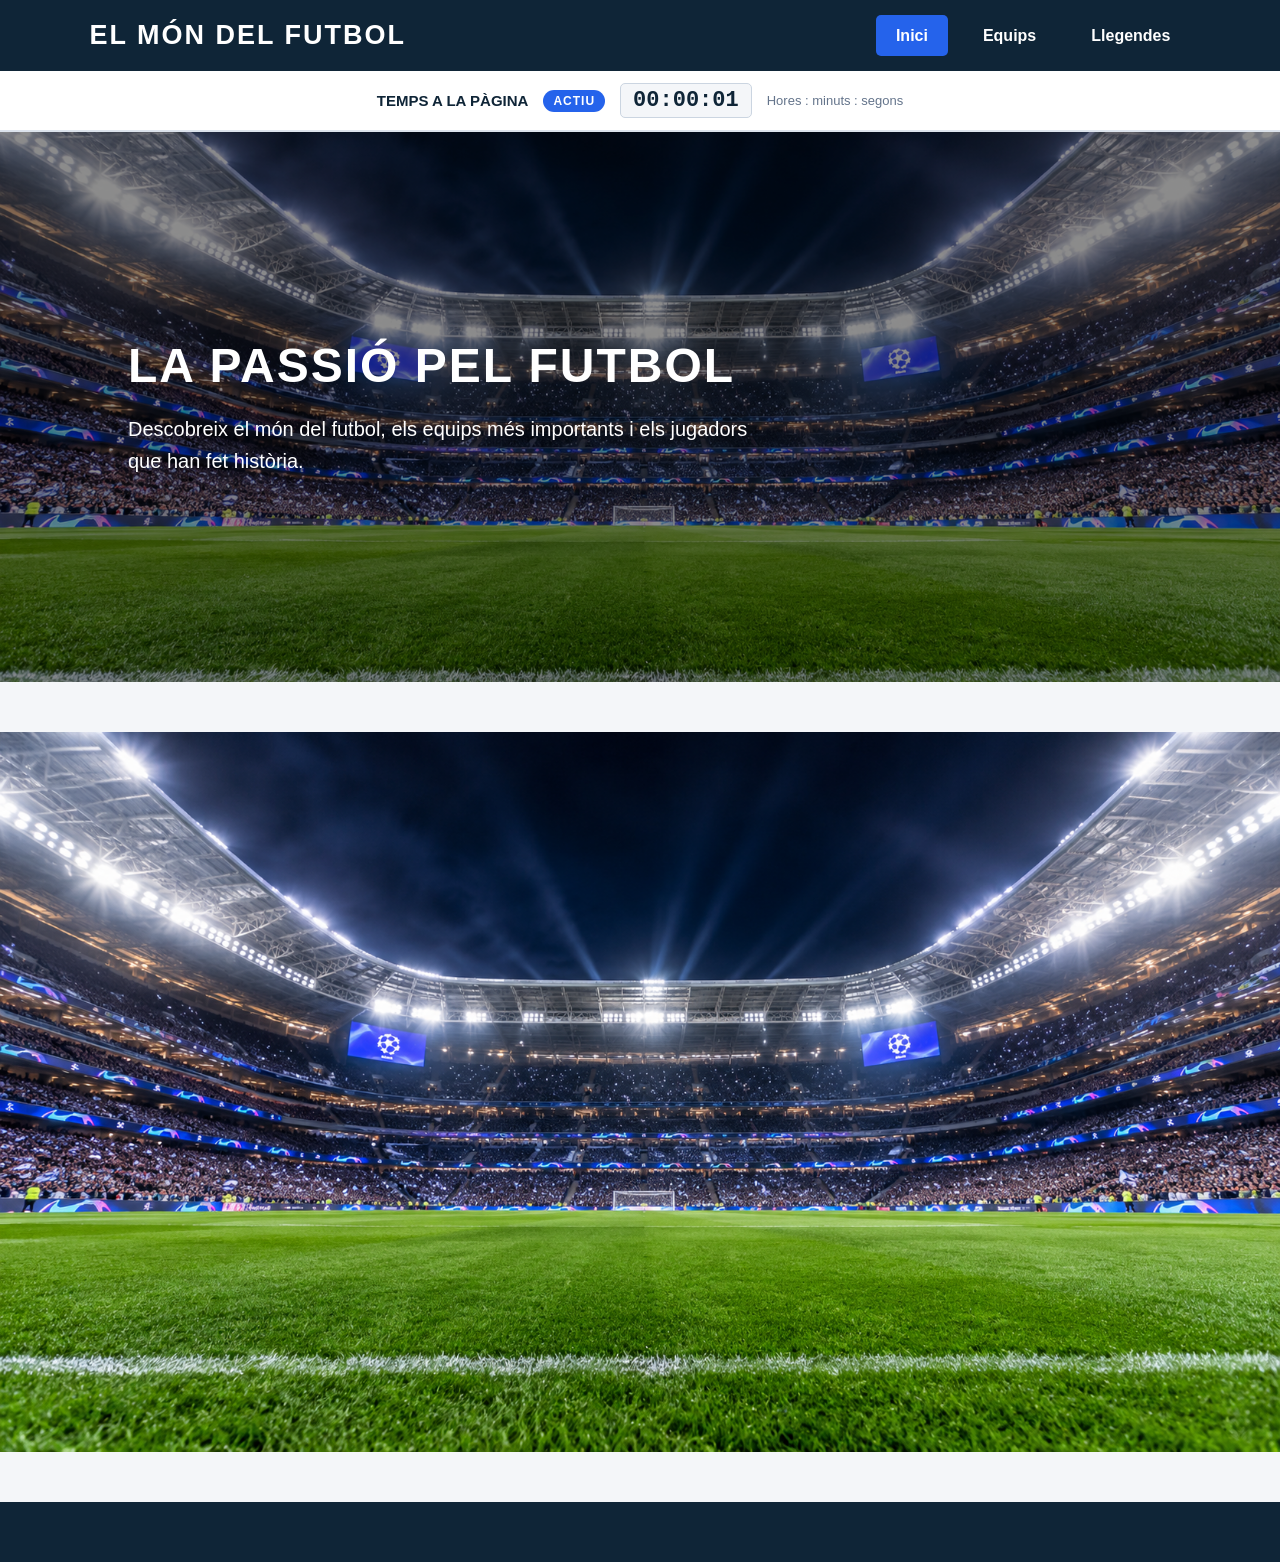
<file: index.html>
<!DOCTYPE html>
<html lang="ca">

<head>
    <meta charset="UTF-8">
    <meta name="viewport" content="width=device-width, initial-scale=1.0">

    <meta name="author" content="Bilal Botrah">
    <meta name="description" content="Web dedicada al món del futbol, els seus equips i les seves llegendes.">
    <meta name="keywords" content="futbol, equips, llegendes, estadis, esports">

    <title>El món del futbol - Inici</title>

    <link rel="stylesheet" href="css/estils.css">
</head>

<body>

    <!-- Capçalera -->
    <header>

        <div class="logo">
            <h1>EL MÓN DEL FUTBOL</h1>
        </div>

        <!-- Menú de navegació -->
        <nav>
            <ul>
                <li><a href="index.html" class="actiu">Inici</a></li>
                <li><a href="equips.html">Equips</a></li>
                <li><a href="llegendes.html">Llegendes</a></li>
            </ul>
        </nav>

    </header>

    <!-- Rellotge comptador de temps a la part superior -->
    <section class="barra-rellotge">
        <span class="titol-rellotge">Temps a la pàgina</span>
        <span class="estat-actiu">ACTIU</span>
        <span id="comptador-temps" class="digits-rellotge">00:00:00</span>
        <span class="llegenda-rellotge">Hores : minuts : segons</span>
    </section>

    <!-- Contingut principal -->
    <main>

        <!-- Imatge principal de l'estadi -->
        <section class="portada">

            <img src="img/estadi.png" alt="Estadi de futbol il·luminat de nit">

            <div class="text-portada">
                <h2>LA PASSIÓ PEL FUTBOL</h2>

                <p>
                    Descobreix el món del futbol, els equips més importants
                    i els jugadors que han fet història.
                </p>
            </div>

        </section>

        <!-- Presentació -->
        <section class="presentacio-completa">
            <img src="img/estadi.png" alt="Estadi de futbol">
        </section>

    </main>

    <!-- Peu de pàgina -->
    <footer></footer>

    <!-- Codi JavaScript dins del BODY per al comptador de temps -->
    <script>
        let segonsTotals = 0;

        function actualitzarRellotge() {
            segonsTotals++;

            const hores = Math.floor(segonsTotals / 3600);
            const minuts = Math.floor((segonsTotals % 3600) / 60);
            const segons = segonsTotals % 60;

            const horesText = String(hores).padStart(2, "0");
            const minutsText = String(minuts).padStart(2, "0");
            const segonsText = String(segons).padStart(2, "0");

            document.getElementById("comptador-temps").textContent =
                horesText + ":" + minutsText + ":" + segonsText;
        }

        setInterval(actualitzarRellotge, 1000);
    </script>

</body>

</html>
</file>
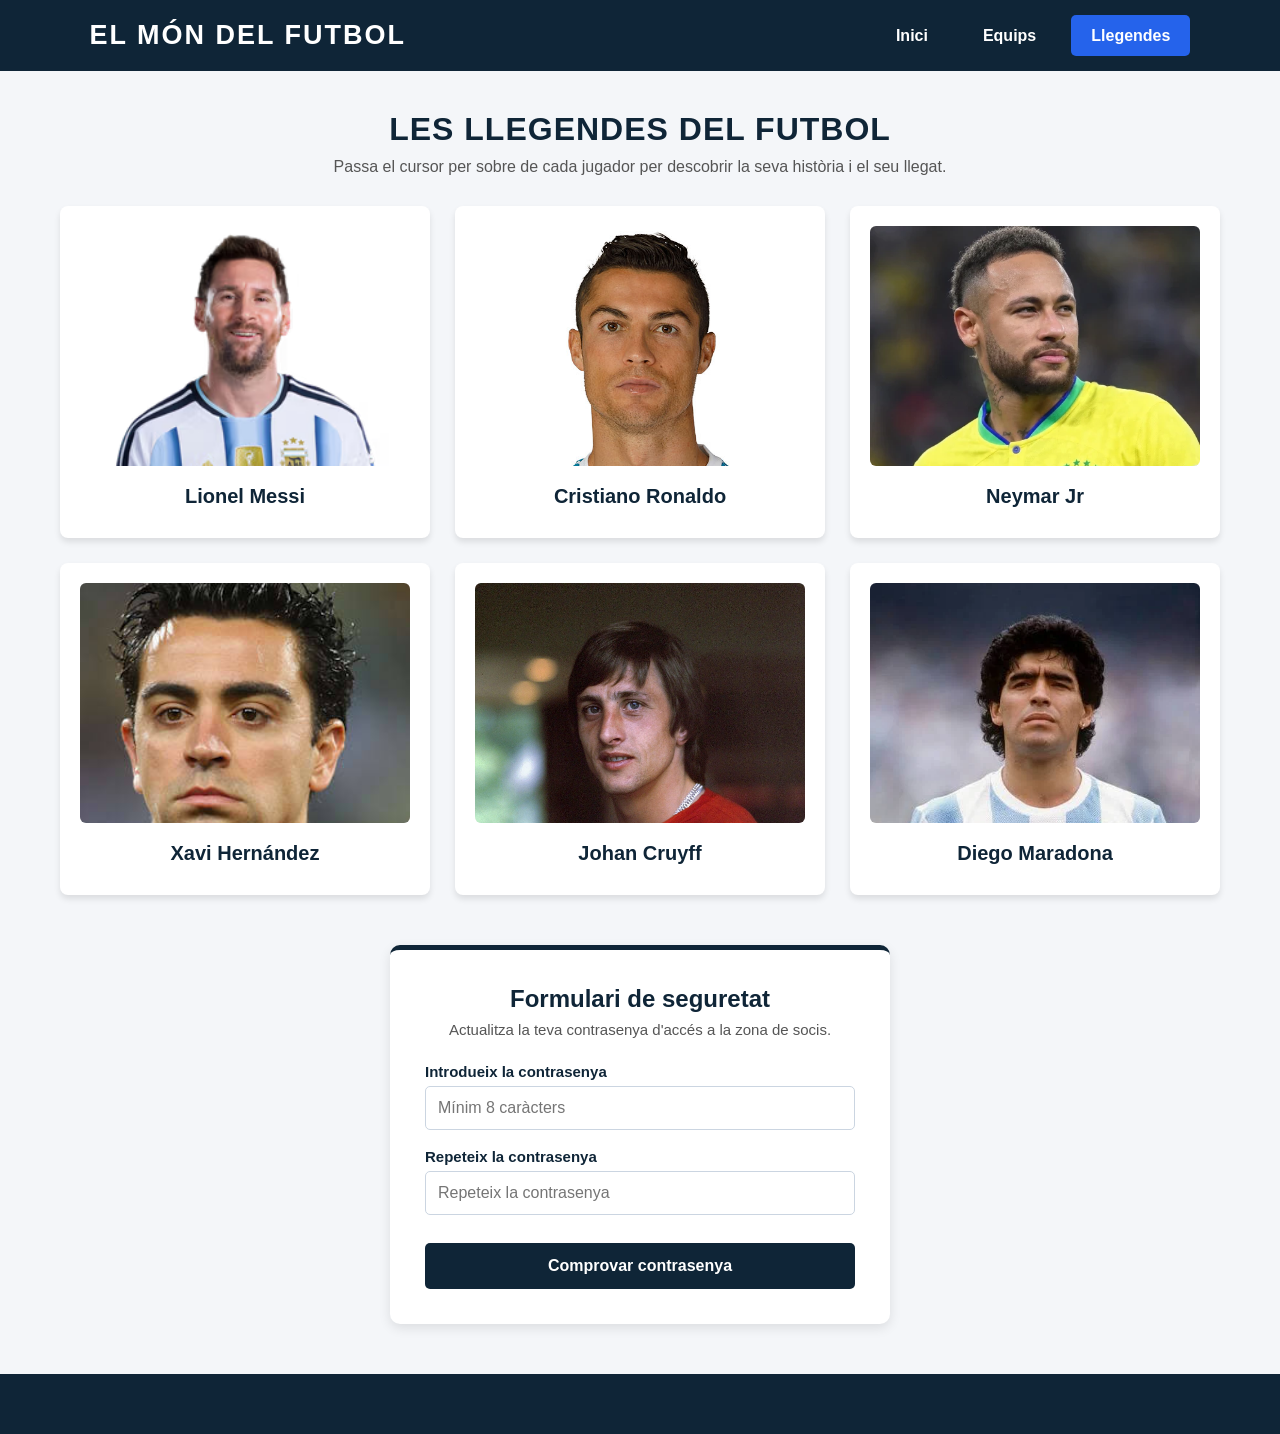
<file: llegendes.html>
<!DOCTYPE html>
<html lang="ca">

<head>
    <meta charset="UTF-8">
    <meta name="viewport" content="width=device-width, initial-scale=1.0">
    <meta name="author" content="Bilal Botrah">
    <meta name="description" content="Pàgina dedicada a les grans llegendes de la història del futbol.">
    <meta name="keywords" content="futbol, llegendes, messi, ronaldo, neymar, xavi, cruyff, maradona">
    <title>El món del futbol - Llegendes</title>
    <link rel="stylesheet" href="css/estils.css">

    <!-- Codi JavaScript dins del HEAD per al Requisit 2 -->
    <script>
        function mostrarLlegenda(targeta) {
            targeta.style.backgroundColor = "#172b24";

            const titol = targeta.querySelector("h3");
            titol.style.color = "#ffffff";

            const paragraf = targeta.querySelector(".info-oculta");
            paragraf.style.display = "block";
            paragraf.style.color = "#e0e0e0";
        }

        function amagarLlegenda(targeta) {
            targeta.style.backgroundColor = "#ffffff";

            const titol = targeta.querySelector("h3");
            titol.style.color = "#172b24";

            const paragraf = targeta.querySelector(".info-oculta");
            paragraf.style.display = "none";
        }
    </script>
</head>

<body>

    <!-- Capçalera -->
    <header>
        <div class="logo">
            <h1>EL MÓN DEL FUTBOL</h1>
        </div>

        <!-- Menú de navegació -->
        <nav>
            <ul>
                <li><a href="index.html">Inici</a></li>
                <li><a href="equips.html">Equips</a></li>
                <li><a href="llegendes.html" class="actiu">Llegendes</a></li>
            </ul>
        </nav>
    </header>

    <!-- Contingut principal -->
    <main>

        <section class="titol-seccio">
            <h2>LES LLEGENDES DEL FUTBOL</h2>
            <p>Passa el cursor per sobre de cada jugador per descobrir la seva història i el seu llegat.</p>
        </section>

        <!-- Graella interactiva amb els 6 jugadors -->
        <section class="llegendes-container">

            <!-- 1. Lionel Messi -->
            <article class="llegenda-card" onmouseover="mostrarLlegenda(this)" onmouseout="amagarLlegenda(this)">
                <img src="img/messi.avif" alt="Lionel Messi">
                <h3>Lionel Messi</h3>
                <p class="info-oculta">
                    Considerat per molts el millor futbolista de tots els temps. Guanyador de 8 Balons d'Or, 
                    campió del món amb l'Argentina i màxim golejador històric del FC Barcelona.
                </p>
            </article>

            <!-- 2. Cristiano Ronaldo -->
            <article class="llegenda-card" onmouseover="mostrarLlegenda(this)" onmouseout="amagarLlegenda(this)">
                <img src="img/ronaldo.jpg" alt="Cristiano Ronaldo">
                <h3>Cristiano Ronaldo</h3>
                <p class="info-oculta">
                    Un depredador de l'àrea amb una capacitat física inigualable. Màxim golejador històric 
                    de la Champions League, guanyador de 5 Balons d'Or i llegenda del Real Madrid.
                </p>
            </article>

            <!-- 3. Neymar Jr -->
            <article class="llegenda-card" onmouseover="mostrarLlegenda(this)" onmouseout="amagarLlegenda(this)">
                <img src="img/neymar.webp" alt="Neymar Jr">
                <h3>Neymar Jr</h3>
                <p class="info-oculta">
                    Màgia pura i desequilibri brasiler. Campió de la Copa Libertadores amb el Santos, 
                    de la Champions amb el Barça i màxim golejador històric de la selecció del Brasil.
                </p>
            </article>

            <!-- 4. Xavi Hernández -->
            <article class="llegenda-card" onmouseover="mostrarLlegenda(this)" onmouseout="amagarLlegenda(this)">
                <img src="img/xavi.jpeg" alt="Xavi Hernández">
                <h3>Xavi Hernández</h3>
                <p class="info-oculta">
                    El cervell del millor mig del camp de la història. Mestre del joc de posició i la passada, 
                    peça clau en els èxits del FC Barcelona i en el Mundial i Eurocopes d'Espanya.
                </p>
            </article>

            <!-- 5. Johan Cruyff -->
            <article class="llegenda-card" onmouseover="mostrarLlegenda(this)" onmouseout="amagarLlegenda(this)">
                <img src="img/cruyff.jpg" alt="Johan Cruyff">
                <h3>Johan Cruyff</h3>
                <p class="info-oculta">
                    El revolucionari del futbol modern. Líder del Futbol Total amb l'Ajax i els Països Baixos, 
                    va canviar per sempre la mentalitat i l'estil del FC Barcelona com a jugador i entrenador.
                </p>
            </article>

            <!-- 6. Diego Armando Maradona -->
            <article class="llegenda-card" onmouseover="mostrarLlegenda(this)" onmouseout="amagarLlegenda(this)">
                <img src="img/maradona.webp" alt="Diego Armando Maradona">
                <h3>Diego Maradona</h3>
                <p class="info-oculta">
                    Icona eterna del futbol mundial. Capaç de guanyar gairebé sol el Mundial de Mèxic 1986 
                    i de portar el Nàpols al cim del futbol italià i europeu amb la seva cama esquerra.
                </p>
            </article>

        </section>

        <!-- Formulari de comprovació de contrasenya -->
        <section class="formulari-seguretat">
            <h2>Formulari de seguretat</h2>
            <p>Actualitza la teva contrasenya d'accés a la zona de socis.</p>

            <form onsubmit="return false;">
                <div class="camp-formulari">
                    <label for="pass1">Introdueix la contrasenya</label>
                    <input type="password" id="pass1" placeholder="Mínim 8 caràcters">
                </div>

                <div class="camp-formulari">
                    <label for="pass2">Repeteix la contrasenya</label>
                    <input type="password" id="pass2" placeholder="Repeteix la contrasenya">
                </div>

                <button type="button" class="boto-comprovar" onclick="comprovarContrasenya()">
                    Comprovar contrasenya
                </button>
            </form>
        </section>

    </main>

    <!-- Peu de pàgina -->
    <footer></footer>

    <!-- Codi JavaScript dins del BODY per al Requisit 4 -->
    <script>
        function comprovarContrasenya() {
            const pass1 = document.getElementById("pass1").value;
            const pass2 = document.getElementById("pass2").value;

            if (pass1 === "" || pass2 === "") {
                alert("Error: Has d'omplir els dos camps de contrasenya.");
                return;
            }

            if (pass1.length < 8) {
                alert("Error: La contrasenya ha de tenir un mínim de 8 caràcters.");
                return;
            }

            if (pass1 !== pass2) {
                alert("Error: Les dues contrasenyes no coincideixen.");
                return;
            }

            alert("S'ha canviat correctament la contrasenya");
        }
    </script>

</body>

</html>
</file>
<file: css/estils.css>
/* Estils generals */

* {
    margin: 0;
    padding: 0;
    box-sizing: border-box;
}

body {
    font-family: Arial, Helvetica, sans-serif;
    background-color: #f4f6f9;
    color: #222222;
}


/* Capçalera */

header {
    background-color: #0f2537;
    color: white;
    display: flex;
    justify-content: space-between;
    align-items: center;
    padding: 20px 7%;
}

.logo h1 {
    font-size: 27px;
    letter-spacing: 2px;
}


/* Menú de navegació */

nav ul {
    list-style: none;
    display: flex;
    gap: 15px;
}

nav ul li a {
    text-decoration: none;
    color: white;
    font-size: 16px;
    font-weight: bold;
    padding: 12px 20px;
    border-radius: 5px;
    transition: 0.3s;
}

nav ul li a:hover {
    background-color: #2563eb;
    color: white;
}

nav ul li a.actiu {
    background-color: #2563eb;
}


/* Barra del rellotge comptador (Inici) */

.barra-rellotge {
    background-color: #ffffff;
    border-bottom: 2px solid #dce3ec;
    padding: 12px 7%;
    display: flex;
    justify-content: center;
    align-items: center;
    gap: 15px;
    flex-wrap: wrap;
}

.titol-rellotge {
    font-weight: bold;
    color: #0f2537;
    font-size: 15px;
    text-transform: uppercase;
}

.estat-actiu {
    background-color: #2563eb;
    color: #ffffff;
    font-size: 12px;
    font-weight: bold;
    padding: 4px 10px;
    border-radius: 12px;
    letter-spacing: 1px;
}

.digits-rellotge {
    font-family: "Courier New", Courier, monospace;
    font-size: 22px;
    font-weight: bold;
    color: #0f2537;
    background-color: #f4f6f9;
    padding: 4px 12px;
    border-radius: 5px;
    border: 1px solid #cbd5e1;
}

.llegenda-rellotge {
    font-size: 13px;
    color: #64748b;
}


/* Portada i imatge de l'estadi (Inici) */

.portada {
    position: relative;
    width: 100%;
    height: 550px;
    overflow: hidden;
    background-color: #0f2537;
}

.portada img {
    width: 100%;
    height: 100%;
    object-fit: cover;
    display: block;
    filter: brightness(55%);
}


/* Text sobre la imatge */

.text-portada {
    position: absolute;
    top: 50%;
    left: 10%;
    transform: translateY(-50%);
    color: white;
    max-width: 650px;
}

.text-portada h2 {
    font-size: 48px;
    margin-bottom: 20px;
    letter-spacing: 2px;
}

.text-portada p {
    font-size: 20px;
    line-height: 1.6;
}


/* Imatge a amplada completa (Inici) */

.presentacio-completa {
    width: 100%;
    margin-top: 50px;
    line-height: 0;
}

.presentacio-completa img {
    width: 100%;
    height: auto;
    display: block;
    object-fit: cover;
}


/* Títols de secció (Equips i Llegendes) */

.titol-seccio {
    text-align: center;
    margin: 40px 20px 30px 20px;
}

.titol-seccio h2 {
    color: #0f2537;
    font-size: 32px;
    letter-spacing: 1px;
}

.titol-seccio p {
    color: #555555;
    font-size: 16px;
    margin-top: 10px;
}


/* Galeria interactiva d'equips */

.escudos-container {
    max-width: 1200px;
    margin: 0 auto 40px auto;
    display: grid;
    grid-template-columns: repeat(auto-fit, minmax(280px, 1fr));
    gap: 25px;
    padding: 0 20px;
}

.escudo-card {
    background-color: #ffffff;
    border-radius: 8px;
    box-shadow: 0 4px 6px rgba(0, 0, 0, 0.1);
    padding: 20px;
    text-align: center;
    cursor: pointer;
    transition: transform 0.25s ease, box-shadow 0.25s ease, border-color 0.25s ease;
    border: 2px solid transparent;
}

.escudo-card:hover {
    transform: translateY(-5px);
    box-shadow: 0 8px 15px rgba(0, 0, 0, 0.15);
    border-color: #2563eb;
}

.escudo-card img {
    width: 100%;
    height: 180px;
    object-fit: contain;
    margin-bottom: 15px;
}

.escudo-card h3 {
    font-size: 18px;
    color: #0f2537;
}


/* Panell inferior de l'equip seleccionat (ampliat) */

.detalle-equipo {
    display: none;
    max-width: 1000px;
    margin: 20px auto 60px auto;
    background-color: #ffffff;
    border-radius: 12px;
    padding: 45px;
    text-align: center;
    box-shadow: 0 8px 24px rgba(0, 0, 0, 0.15);
    border-top: 8px solid #0f2537;
}

.etiqueta-seleccionat {
    font-size: 17px;
    color: #2563eb;
    margin-bottom: 25px;
    text-transform: uppercase;
    letter-spacing: 1px;
}

.detalle-equipo img {
    width: 100%;
    max-width: 680px;
    height: auto;
    object-fit: contain;
    margin: 0 auto 25px auto;
    display: block;
    border-radius: 8px;
}

.detalle-equipo h3 {
    font-size: 36px;
    color: #0f2537;
    margin-bottom: 15px;
}

.detalle-equipo p#descripcion-grande {
    font-size: 20px;
    color: #444444;
    line-height: 1.6;
}


/* Galeria interactiva de llegendes */

.llegendes-container {
    max-width: 1200px;
    margin: 0 auto 50px auto;
    display: grid;
    grid-template-columns: repeat(auto-fit, minmax(300px, 1fr));
    gap: 25px;
    padding: 0 20px;
}

.llegenda-card {
    background-color: #ffffff;
    border-radius: 8px;
    box-shadow: 0 4px 6px rgba(0, 0, 0, 0.1);
    padding: 20px;
    text-align: center;
    transition: background-color 0.3s ease, transform 0.3s ease;
    cursor: pointer;
}

.llegenda-card:hover {
    transform: translateY(-5px);
}

.llegenda-card img {
    width: 100%;
    height: 240px;
    object-fit: cover;
    object-position: top;
    border-radius: 6px;
    margin-bottom: 15px;
}

.llegenda-card h3 {
    font-size: 20px;
    color: #0f2537;
    margin-bottom: 10px;
    transition: color 0.3s ease;
}

.info-oculta {
    display: none;
    font-size: 15px;
    line-height: 1.5;
    margin-top: 10px;
}


/* Formulari de seguretat (Llegendes) */

.formulari-seguretat {
    max-width: 500px;
    margin: 20px auto 50px auto;
    background-color: #ffffff;
    padding: 35px;
    border-radius: 10px;
    box-shadow: 0 4px 12px rgba(0, 0, 0, 0.1);
    border-top: 5px solid #0f2537;
}

.formulari-seguretat h2 {
    color: #0f2537;
    font-size: 24px;
    margin-bottom: 8px;
    text-align: center;
}

.formulari-seguretat p {
    color: #555555;
    font-size: 15px;
    text-align: center;
    margin-bottom: 25px;
}

.camp-formulari {
    margin-bottom: 18px;
    display: flex;
    flex-direction: column;
}

.camp-formulari label {
    font-weight: bold;
    color: #0f2537;
    margin-bottom: 6px;
    font-size: 15px;
}

.camp-formulari input {
    padding: 12px;
    border: 1px solid #cbd5e1;
    border-radius: 5px;
    font-size: 16px;
    transition: border-color 0.3s ease;
}

.camp-formulari input:focus {
    outline: none;
    border-color: #2563eb;
}

.boto-comprovar {
    width: 100%;
    background-color: #0f2537;
    color: #ffffff;
    font-size: 16px;
    font-weight: bold;
    padding: 14px;
    border: none;
    border-radius: 5px;
    cursor: pointer;
    margin-top: 10px;
    transition: background-color 0.3s ease;
}

.boto-comprovar:hover {
    background-color: #2563eb;
}


/* Peu de pàgina */

footer {
    background-color: #0f2537;
    height: 60px;
    margin-top: 50px;
}


/* Adaptació a mòbils */

@media (max-width: 768px) {

    header {
        flex-direction: column;
        gap: 20px;
        padding: 20px;
    }

    .logo h1 {
        font-size: 22px;
        text-align: center;
    }

    nav ul {
        flex-wrap: wrap;
        justify-content: center;
        gap: 8px;
    }

    nav ul li a {
        padding: 10px 12px;
        font-size: 14px;
    }

    .portada {
        height: 400px;
    }

    .text-portada {
        left: 6%;
        right: 6%;
    }

    .text-portada h2 {
        font-size: 32px;
    }

    .text-portada p {
        font-size: 16px;
    }

    .detalle-equipo,
    .formulari-seguretat {
        margin: 0 15px 40px 15px;
        padding: 25px;
    }

}
</file>
